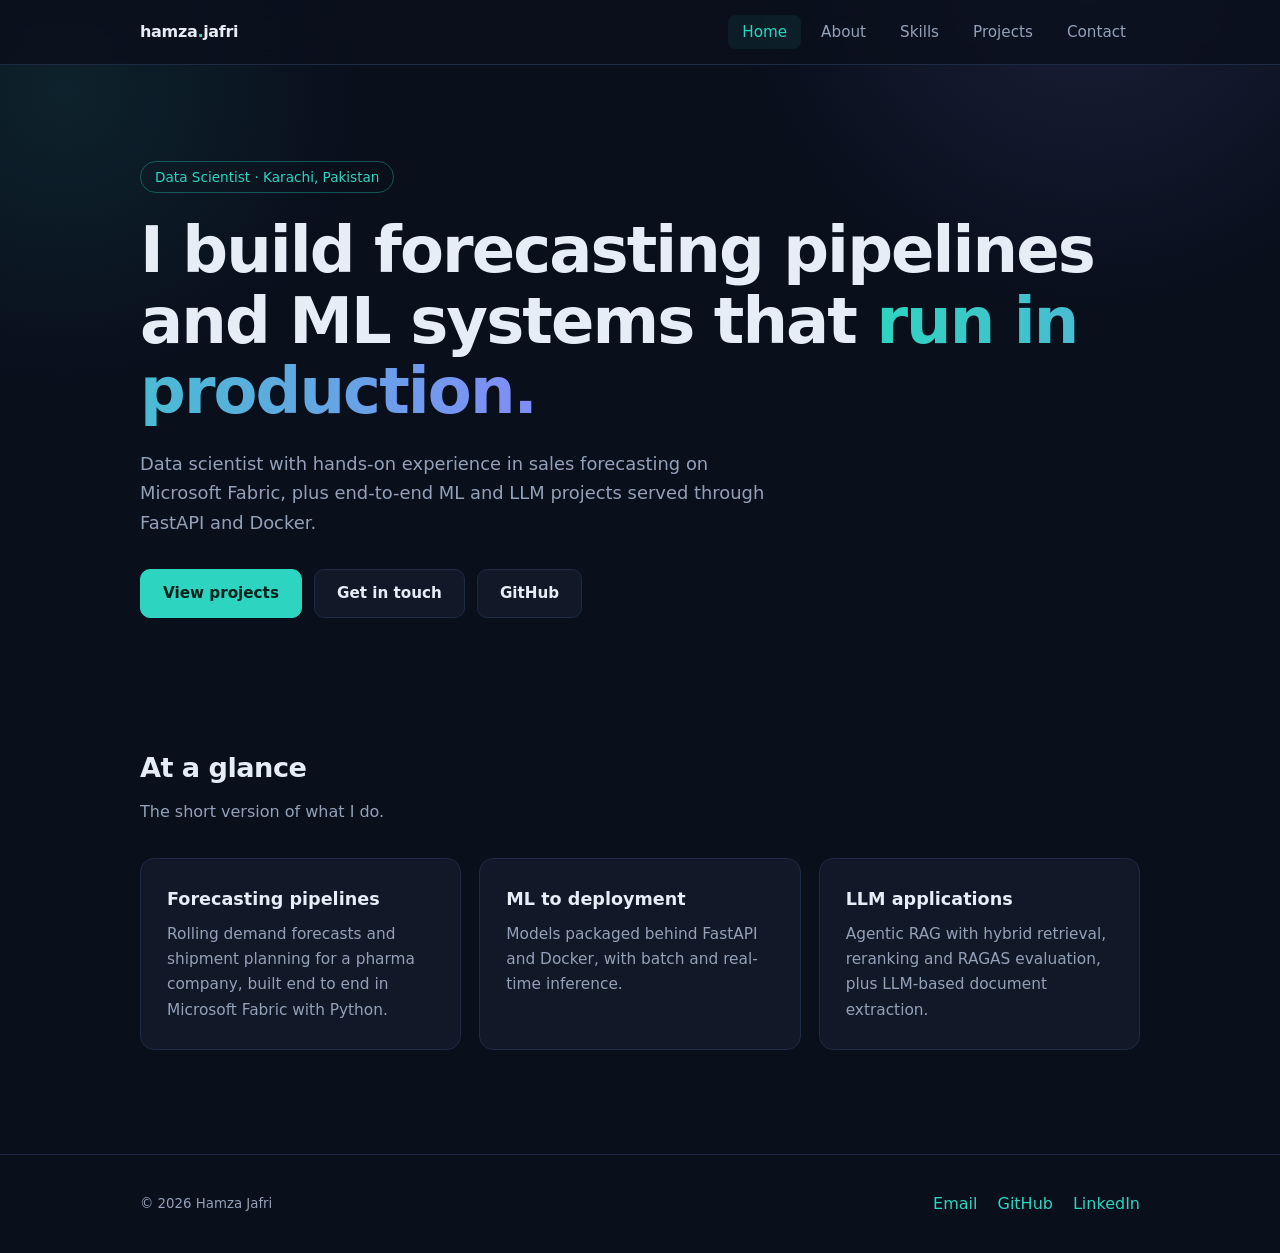
<file: index.html>
<!doctype html>
<html lang="en">
<head>
  <meta charset="utf-8">
  <meta name="viewport" content="width=device-width, initial-scale=1">
  <title>Hamza Jafri | Data Scientist</title>
  <meta name="description" content="Hamza Jafri, data scientist in Karachi building production sales forecasting pipelines, ML systems and LLM applications.">
  <link rel="stylesheet" href="style.css">
</head>
<body>
  <header class="site">
    <div class="wrap nav">
      <a class="brand" href="index.html">hamza<span>.</span>jafri</a>
      <button class="menu-btn" aria-label="Toggle menu">Menu</button>
      <ul>
        <li><a href="index.html">Home</a></li>
        <li><a href="about.html">About</a></li>
        <li><a href="skills.html">Skills</a></li>
        <li><a href="projects.html">Projects</a></li>
        <li><a href="contact.html">Contact</a></li>
      </ul>
    </div>
  </header>

  <main class="wrap">
    <div class="hero">
      <span class="eyebrow">Data Scientist · Karachi, Pakistan</span>
      <h1>I build forecasting pipelines and ML systems that <span class="grad">run in production.</span></h1>
      <p class="lead">Data scientist with hands-on experience in sales forecasting on Microsoft Fabric, plus end-to-end ML and LLM projects served through FastAPI and Docker.</p>
      <div class="cta">
        <a class="btn primary" href="projects.html">View projects</a>
        <a class="btn" href="contact.html">Get in touch</a>
        <a class="btn" href="https://github.com/nugrad" target="_blank" rel="noopener">GitHub</a>
      </div>
    </div>

    <section>
      <h2 class="title">At a glance</h2>
      <p class="sub">The short version of what I do.</p>
      <div class="grid">
        <div class="card">
          <h3>Forecasting pipelines</h3>
          <p>Rolling demand forecasts and shipment planning for a pharma company, built end to end in Microsoft Fabric with Python.</p>
        </div>
        <div class="card">
          <h3>ML to deployment</h3>
          <p>Models packaged behind FastAPI and Docker, with batch and real-time inference.</p>
        </div>
        <div class="card">
          <h3>LLM applications</h3>
          <p>Agentic RAG with hybrid retrieval, reranking and RAGAS evaluation, plus LLM-based document extraction.</p>
        </div>
      </div>
    </section>
  </main>

  <footer class="site">
    <div class="wrap foot">
      <small>&copy; <span data-year>2026</span> Hamza Jafri</small>
      <div class="links">
        <a href="mailto:hamzajafri04@gmail.com">Email</a>
        <a href="https://github.com/nugrad" target="_blank" rel="noopener">GitHub</a>
        <a href="https://www.linkedin.com/in/hamza-jafri-b77385245" target="_blank" rel="noopener">LinkedIn</a>
      </div>
    </div>
  </footer>
  <script src="script.js"></script>
</body>
</html>
</file>
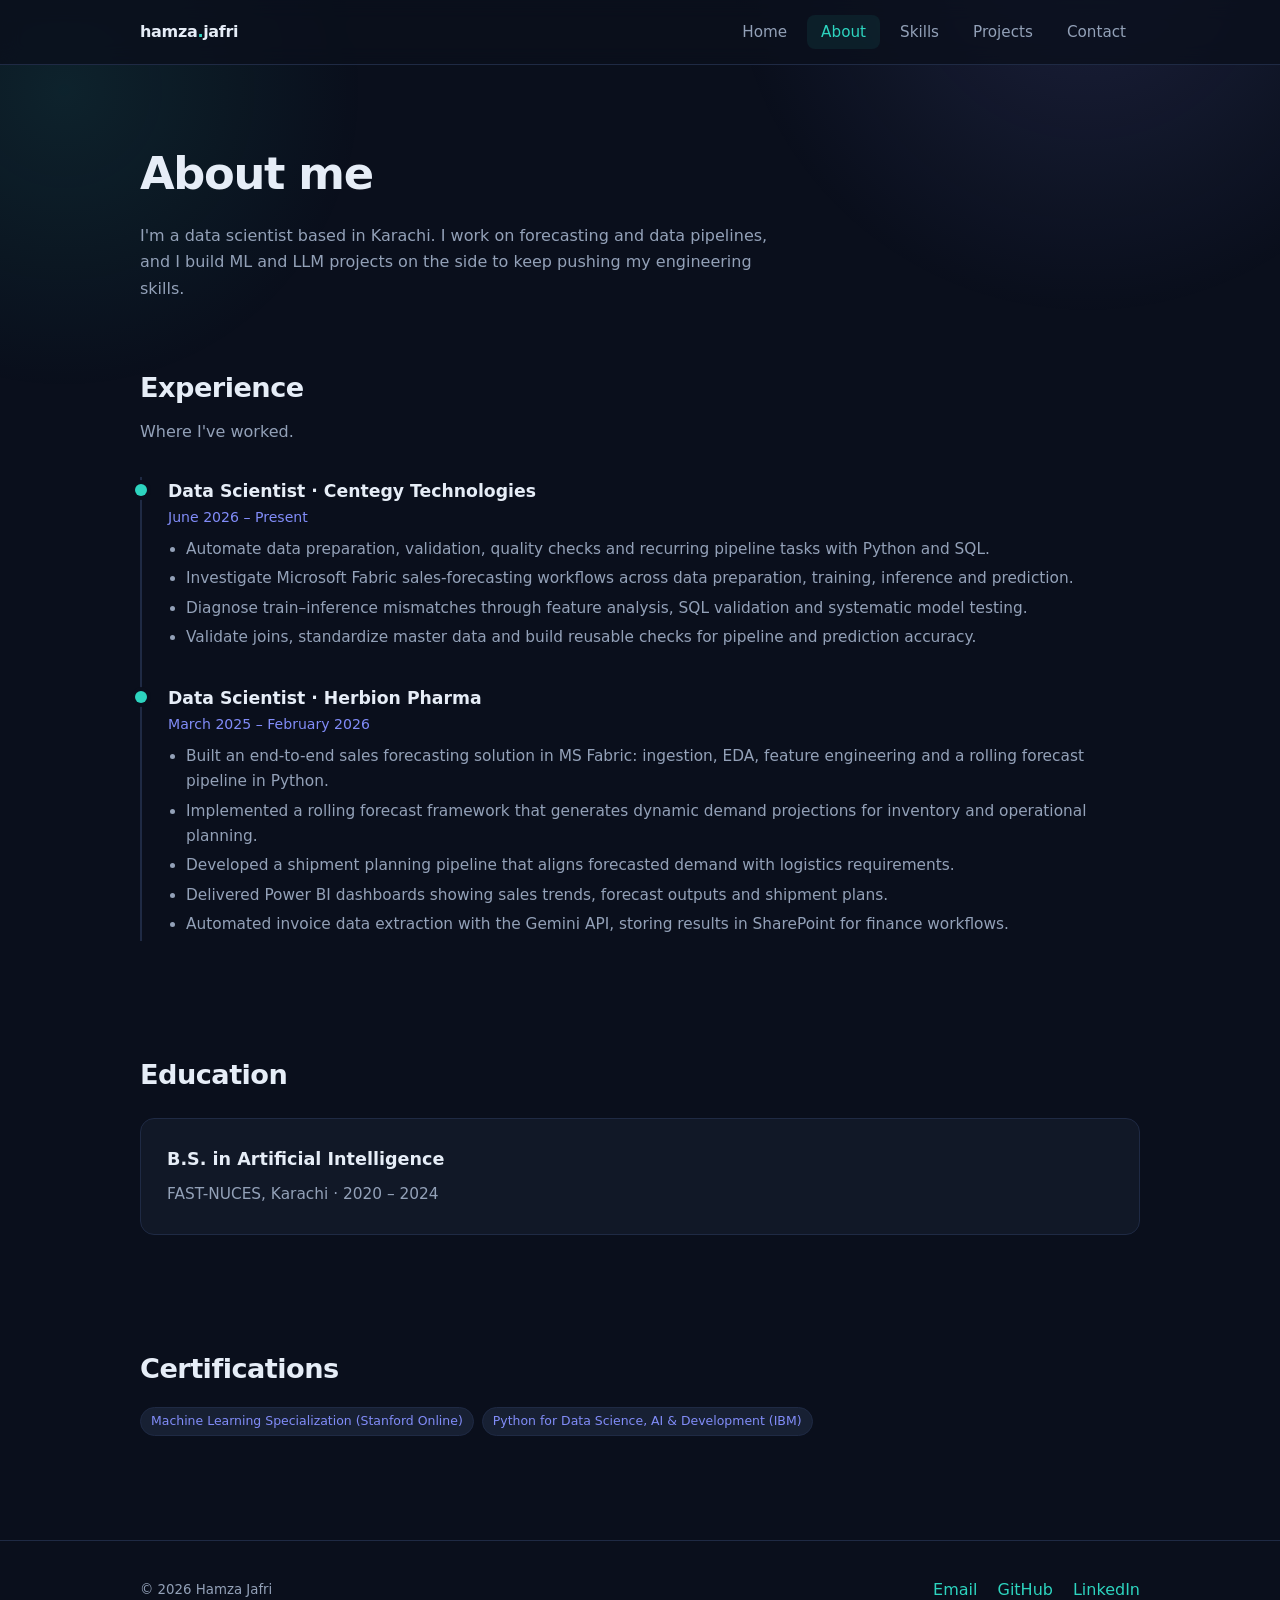
<file: about.html>
<!doctype html>
<html lang="en">
<head>
  <meta charset="utf-8">
  <meta name="viewport" content="width=device-width, initial-scale=1">
  <title>About | Hamza Jafri</title>
  <meta name="description" content="Background, education and work experience of Hamza Jafri, data scientist.">
  <link rel="stylesheet" href="style.css">
</head>
<body>
  <header class="site">
    <div class="wrap nav">
      <a class="brand" href="index.html">hamza<span>.</span>jafri</a>
      <button class="menu-btn" aria-label="Toggle menu">Menu</button>
      <ul>
        <li><a href="index.html">Home</a></li>
        <li><a href="about.html">About</a></li>
        <li><a href="skills.html">Skills</a></li>
        <li><a href="projects.html">Projects</a></li>
        <li><a href="contact.html">Contact</a></li>
      </ul>
    </div>
  </header>

  <main class="wrap">
    <div class="page-head">
      <h1>About me</h1>
      <p>I'm a data scientist based in Karachi. I work on forecasting and data pipelines, and I build ML and LLM projects on the side to keep pushing my engineering skills.</p>
    </div>

    <section>
      <h2 class="title">Experience</h2>
      <p class="sub">Where I've worked.</p>
      <div class="timeline">
        <div class="t-item">
          <h3>Data Scientist · Centegy Technologies</h3>
          <div class="t-meta">June 2026 – Present</div>
          <ul>
            <li>Automate data preparation, validation, quality checks and recurring pipeline tasks with Python and SQL.</li>
            <li>Investigate Microsoft Fabric sales-forecasting workflows across data preparation, training, inference and prediction.</li>
            <li>Diagnose train–inference mismatches through feature analysis, SQL validation and systematic model testing.</li>
            <li>Validate joins, standardize master data and build reusable checks for pipeline and prediction accuracy.</li>
          </ul>
        </div>
        <div class="t-item">
          <h3>Data Scientist · Herbion Pharma</h3>
          <div class="t-meta">March 2025 – February 2026</div>
          <ul>
            <li>Built an end-to-end sales forecasting solution in MS Fabric: ingestion, EDA, feature engineering and a rolling forecast pipeline in Python.</li>
            <li>Implemented a rolling forecast framework that generates dynamic demand projections for inventory and operational planning.</li>
            <li>Developed a shipment planning pipeline that aligns forecasted demand with logistics requirements.</li>
            <li>Delivered Power BI dashboards showing sales trends, forecast outputs and shipment plans.</li>
            <li>Automated invoice data extraction with the Gemini API, storing results in SharePoint for finance workflows.</li>
          </ul>
        </div>
      </div>
    </section>

    <section>
      <h2 class="title">Education</h2>
      <div class="card" style="margin-top:20px">
        <h3>B.S. in Artificial Intelligence</h3>
        <p>FAST-NUCES, Karachi · 2020 – 2024</p>
      </div>
    </section>

    <section>
      <h2 class="title">Certifications</h2>
      <div class="tags">
        <span class="tag">Machine Learning Specialization (Stanford Online)</span>
        <span class="tag">Python for Data Science, AI &amp; Development (IBM)</span>
      </div>
    </section>
  </main>

  <footer class="site">
    <div class="wrap foot">
      <small>&copy; <span data-year>2026</span> Hamza Jafri</small>
      <div class="links">
        <a href="mailto:hamzajafri04@gmail.com">Email</a>
        <a href="https://github.com/nugrad" target="_blank" rel="noopener">GitHub</a>
        <a href="https://www.linkedin.com/in/hamza-jafri-b77385245" target="_blank" rel="noopener">LinkedIn</a>
      </div>
    </div>
  </footer>
  <script src="script.js"></script>
</body>
</html>
</file>
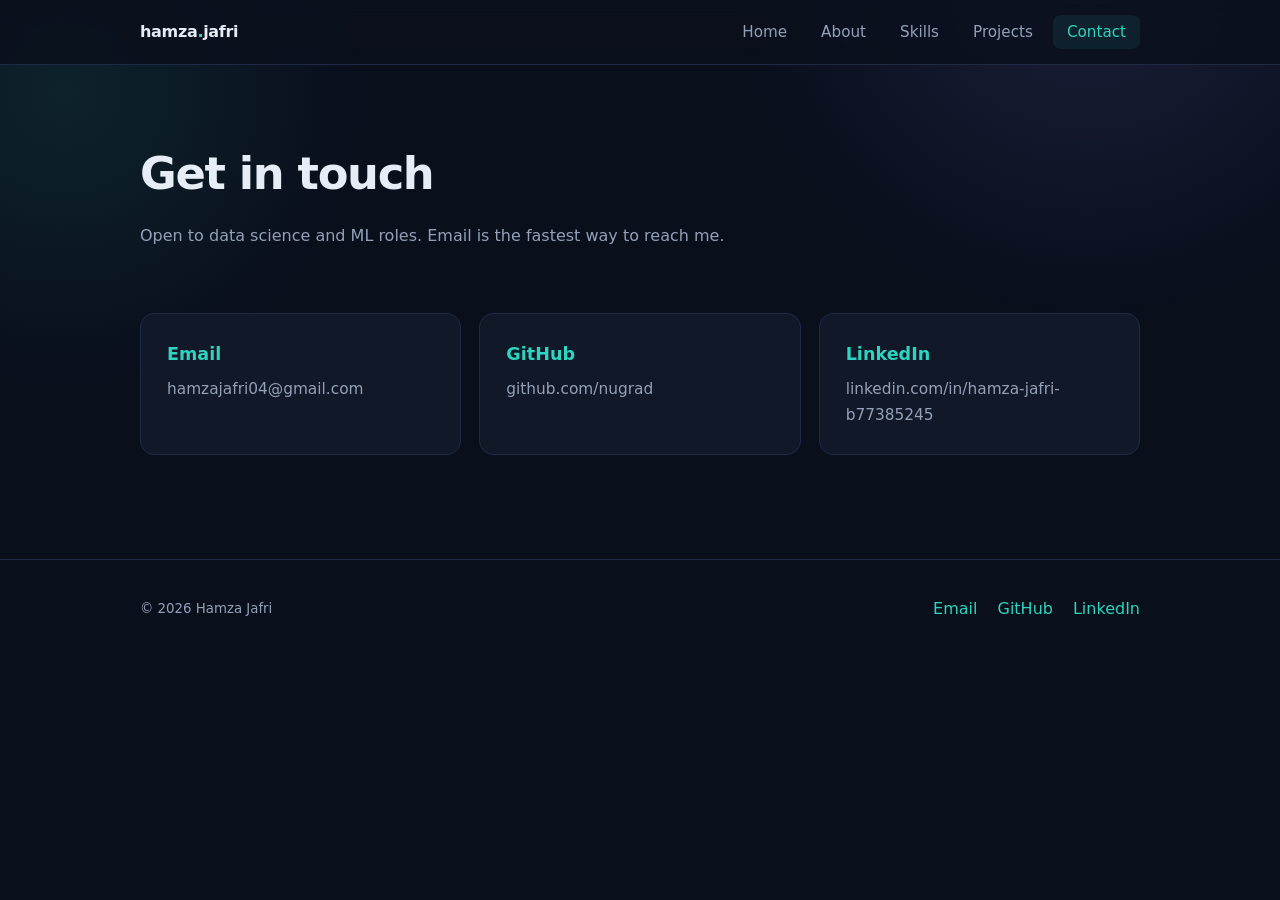
<file: contact.html>
<!doctype html>
<html lang="en">
<head>
  <meta charset="utf-8">
  <meta name="viewport" content="width=device-width, initial-scale=1">
  <title>Contact | Hamza Jafri</title>
  <meta name="description" content="Contact Hamza Jafri by email, GitHub or LinkedIn.">
  <link rel="stylesheet" href="style.css">
</head>
<body>
  <header class="site">
    <div class="wrap nav">
      <a class="brand" href="index.html">hamza<span>.</span>jafri</a>
      <button class="menu-btn" aria-label="Toggle menu">Menu</button>
      <ul>
        <li><a href="index.html">Home</a></li>
        <li><a href="about.html">About</a></li>
        <li><a href="skills.html">Skills</a></li>
        <li><a href="projects.html">Projects</a></li>
        <li><a href="contact.html">Contact</a></li>
      </ul>
    </div>
  </header>

  <main class="wrap">
    <div class="page-head">
      <h1>Get in touch</h1>
      <p>Open to data science and ML roles. Email is the fastest way to reach me.</p>
    </div>

    <section>
      <div class="grid">
        <a class="card" href="mailto:hamzajafri04@gmail.com">
          <h3>Email</h3>
          <p>hamzajafri04@gmail.com</p>
        </a>
        <a class="card" href="https://github.com/nugrad" target="_blank" rel="noopener">
          <h3>GitHub</h3>
          <p>github.com/nugrad</p>
        </a>
        <a class="card" href="https://www.linkedin.com/in/hamza-jafri-b77385245" target="_blank" rel="noopener">
          <h3>LinkedIn</h3>
          <p>linkedin.com/in/hamza-jafri-b77385245</p>
        </a>
      </div>
    </section>
  </main>

  <footer class="site">
    <div class="wrap foot">
      <small>&copy; <span data-year>2026</span> Hamza Jafri</small>
      <div class="links">
        <a href="mailto:hamzajafri04@gmail.com">Email</a>
        <a href="https://github.com/nugrad" target="_blank" rel="noopener">GitHub</a>
        <a href="https://www.linkedin.com/in/hamza-jafri-b77385245" target="_blank" rel="noopener">LinkedIn</a>
      </div>
    </div>
  </footer>
  <script src="script.js"></script>
</body>
</html>
</file>
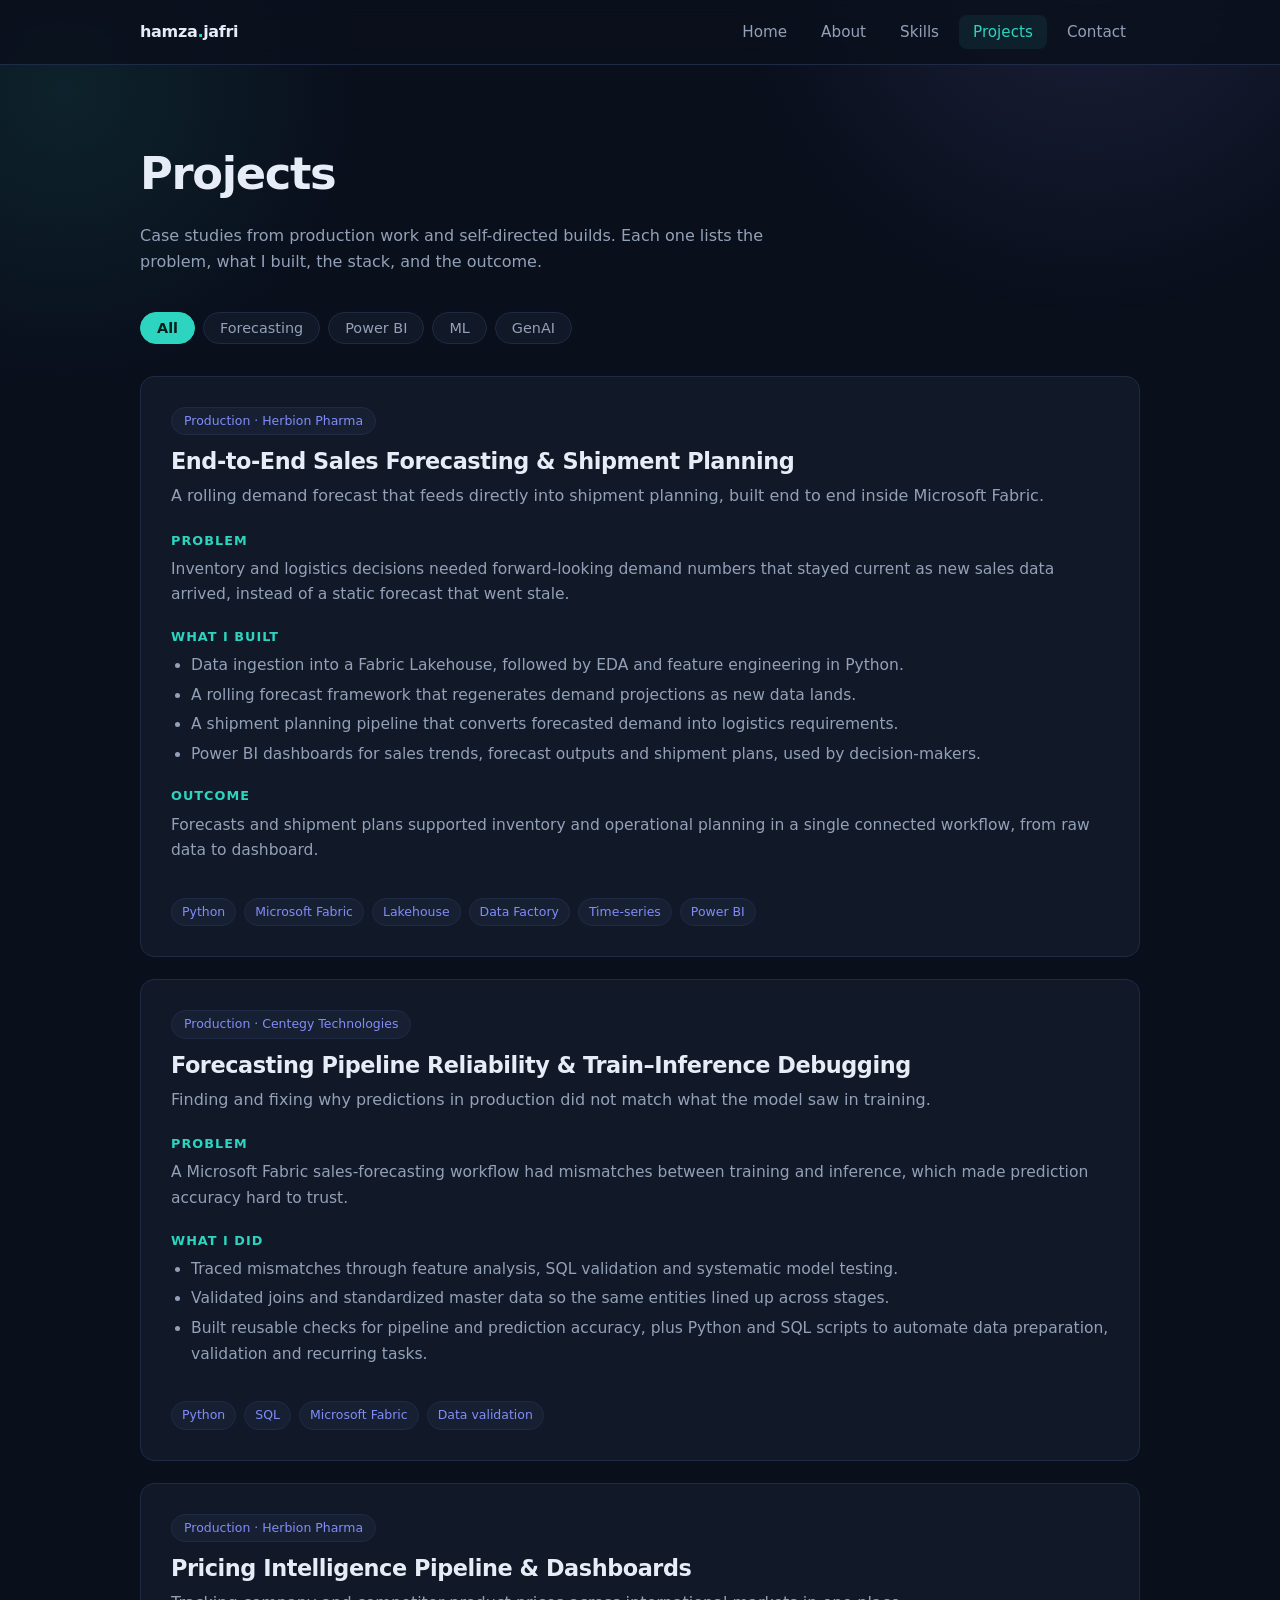
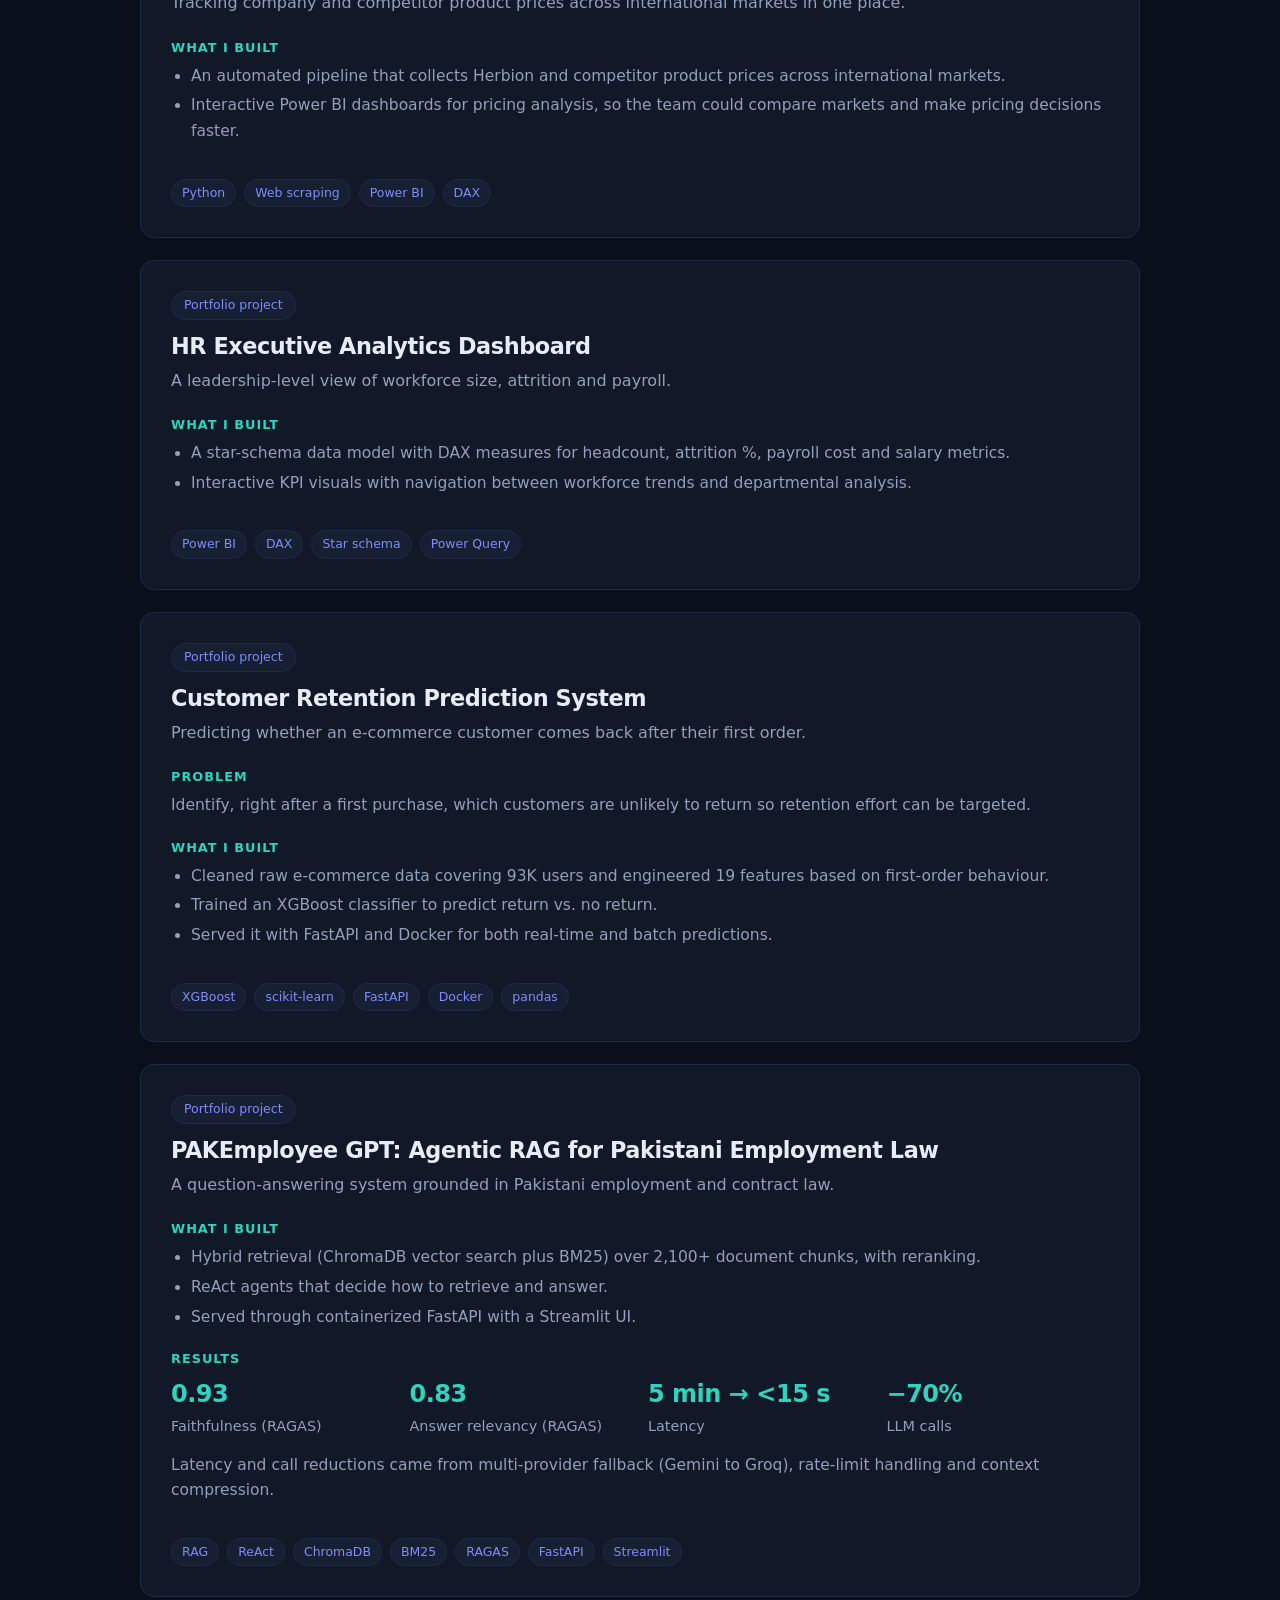
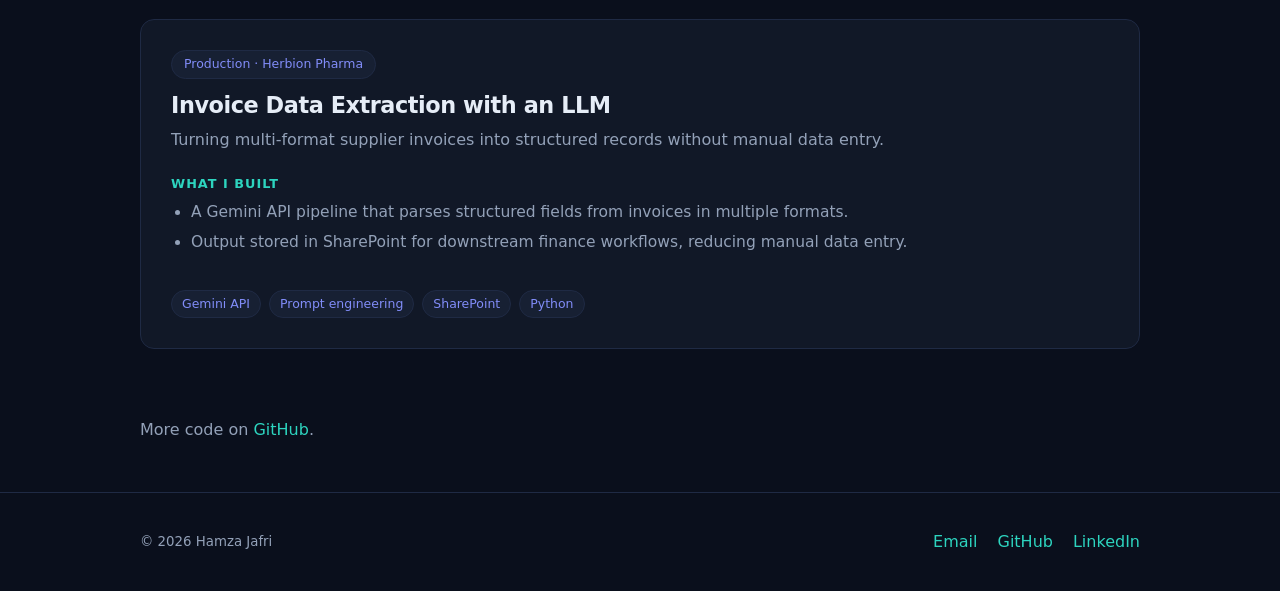
<file: projects.html>
<!doctype html>
<html lang="en">
<head>
  <meta charset="utf-8">
  <meta name="viewport" content="width=device-width, initial-scale=1">
  <title>Projects | Hamza Jafri</title>
  <meta name="description" content="Case studies by Hamza Jafri: sales forecasting on Microsoft Fabric, Power BI dashboards, churn prediction with XGBoost, and an agentic RAG system for Pakistani employment law.">
  <link rel="stylesheet" href="style.css">
</head>
<body>
  <header class="site">
    <div class="wrap nav">
      <a class="brand" href="index.html">hamza<span>.</span>jafri</a>
      <button class="menu-btn" aria-label="Toggle menu">Menu</button>
      <ul>
        <li><a href="index.html">Home</a></li>
        <li><a href="about.html">About</a></li>
        <li><a href="skills.html">Skills</a></li>
        <li><a href="projects.html">Projects</a></li>
        <li><a href="contact.html">Contact</a></li>
      </ul>
    </div>
  </header>

  <main class="wrap">
    <div class="page-head">
      <h1>Projects</h1>
      <p>Case studies from production work and self-directed builds. Each one lists the problem, what I built, the stack, and the outcome.</p>
    </div>

    <div class="filters" role="tablist" aria-label="Filter projects">
      <button class="filter active" data-filter="all">All</button>
      <button class="filter" data-filter="forecasting">Forecasting</button>
      <button class="filter" data-filter="bi">Power BI</button>
      <button class="filter" data-filter="ml">ML</button>
      <button class="filter" data-filter="genai">GenAI</button>
    </div>

    <section class="cases">

      <!-- 1. Forecasting -->
      <article class="case" data-cat="forecasting">
        <div class="case-head">
          <span class="badge">Production · Herbion Pharma</span>
          <h2>End-to-End Sales Forecasting &amp; Shipment Planning</h2>
          <p class="one-liner">A rolling demand forecast that feeds directly into shipment planning, built end to end inside Microsoft Fabric.</p>
        </div>
        <div class="case-body">
          <div class="block">
            <h3>Problem</h3>
            <p>Inventory and logistics decisions needed forward-looking demand numbers that stayed current as new sales data arrived, instead of a static forecast that went stale.</p>
          </div>
          <div class="block">
            <h3>What I built</h3>
            <ul>
              <li>Data ingestion into a Fabric Lakehouse, followed by EDA and feature engineering in Python.</li>
              <li>A rolling forecast framework that regenerates demand projections as new data lands.</li>
              <li>A shipment planning pipeline that converts forecasted demand into logistics requirements.</li>
              <li>Power BI dashboards for sales trends, forecast outputs and shipment plans, used by decision-makers.</li>
            </ul>
          </div>
          <div class="block">
            <h3>Outcome</h3>
            <p>Forecasts and shipment plans supported inventory and operational planning in a single connected workflow, from raw data to dashboard.</p>
          </div>
          <div class="tags"><span class="tag">Python</span><span class="tag">Microsoft Fabric</span><span class="tag">Lakehouse</span><span class="tag">Data Factory</span><span class="tag">Time-series</span><span class="tag">Power BI</span></div>
          <!-- Add a link row here when you have something public:
          <div class="links-row"><a class="btn" href="URL" target="_blank" rel="noopener">Write-up</a></div> -->
        </div>
      </article>

      <!-- 2. Pipeline reliability -->
      <article class="case" data-cat="forecasting">
        <div class="case-head">
          <span class="badge">Production · Centegy Technologies</span>
          <h2>Forecasting Pipeline Reliability &amp; Train–Inference Debugging</h2>
          <p class="one-liner">Finding and fixing why predictions in production did not match what the model saw in training.</p>
        </div>
        <div class="case-body">
          <div class="block">
            <h3>Problem</h3>
            <p>A Microsoft Fabric sales-forecasting workflow had mismatches between training and inference, which made prediction accuracy hard to trust.</p>
          </div>
          <div class="block">
            <h3>What I did</h3>
            <ul>
              <li>Traced mismatches through feature analysis, SQL validation and systematic model testing.</li>
              <li>Validated joins and standardized master data so the same entities lined up across stages.</li>
              <li>Built reusable checks for pipeline and prediction accuracy, plus Python and SQL scripts to automate data preparation, validation and recurring tasks.</li>
            </ul>
          </div>
          <div class="tags"><span class="tag">Python</span><span class="tag">SQL</span><span class="tag">Microsoft Fabric</span><span class="tag">Data validation</span></div>
        </div>
      </article>

      <!-- 3. Power BI: pricing -->
      <article class="case" data-cat="bi">
        <div class="case-head">
          <span class="badge">Production · Herbion Pharma</span>
          <h2>Pricing Intelligence Pipeline &amp; Dashboards</h2>
          <p class="one-liner">Tracking company and competitor product prices across international markets in one place.</p>
        </div>
        <div class="case-body">
          <div class="block">
            <h3>What I built</h3>
            <ul>
              <li>An automated pipeline that collects Herbion and competitor product prices across international markets.</li>
              <li>Interactive Power BI dashboards for pricing analysis, so the team could compare markets and make pricing decisions faster.</li>
            </ul>
          </div>
          <div class="tags"><span class="tag">Python</span><span class="tag">Web scraping</span><span class="tag">Power BI</span><span class="tag">DAX</span></div>
        </div>
      </article>

      <!-- 4. Power BI: HR -->
      <article class="case" data-cat="bi">
        <div class="case-head">
          <span class="badge">Portfolio project</span>
          <h2>HR Executive Analytics Dashboard</h2>
          <p class="one-liner">A leadership-level view of workforce size, attrition and payroll.</p>
        </div>
        <div class="case-body">
          <div class="block">
            <h3>What I built</h3>
            <ul>
              <li>A star-schema data model with DAX measures for headcount, attrition %, payroll cost and salary metrics.</li>
              <li>Interactive KPI visuals with navigation between workforce trends and departmental analysis.</li>
            </ul>
          </div>
          <div class="tags"><span class="tag">Power BI</span><span class="tag">DAX</span><span class="tag">Star schema</span><span class="tag">Power Query</span></div>
          <!-- Add screenshots: put images in an images/ folder, then uncomment:
          <div class="shots"><img src="images/hr-dashboard.png" alt="HR dashboard overview"></div> -->
        </div>
      </article>

      <!-- 5. Churn -->
      <article class="case" data-cat="ml">
        <div class="case-head">
          <span class="badge">Portfolio project</span>
          <h2>Customer Retention Prediction System</h2>
          <p class="one-liner">Predicting whether an e-commerce customer comes back after their first order.</p>
        </div>
        <div class="case-body">
          <div class="block">
            <h3>Problem</h3>
            <p>Identify, right after a first purchase, which customers are unlikely to return so retention effort can be targeted.</p>
          </div>
          <div class="block">
            <h3>What I built</h3>
            <ul>
              <li>Cleaned raw e-commerce data covering 93K users and engineered 19 features based on first-order behaviour.</li>
              <li>Trained an XGBoost classifier to predict return vs. no return.</li>
              <li>Served it with FastAPI and Docker for both real-time and batch predictions.</li>
            </ul>
          </div>
          <div class="tags"><span class="tag">XGBoost</span><span class="tag">scikit-learn</span><span class="tag">FastAPI</span><span class="tag">Docker</span><span class="tag">pandas</span></div>
        </div>
      </article>

      <!-- 6. RAG -->
      <article class="case" data-cat="genai">
        <div class="case-head">
          <span class="badge">Portfolio project</span>
          <h2>PAKEmployee GPT: Agentic RAG for Pakistani Employment Law</h2>
          <p class="one-liner">A question-answering system grounded in Pakistani employment and contract law.</p>
        </div>
        <div class="case-body">
          <div class="block">
            <h3>What I built</h3>
            <ul>
              <li>Hybrid retrieval (ChromaDB vector search plus BM25) over 2,100+ document chunks, with reranking.</li>
              <li>ReAct agents that decide how to retrieve and answer.</li>
              <li>Served through containerized FastAPI with a Streamlit UI.</li>
            </ul>
          </div>
          <div class="block">
            <h3>Results</h3>
            <div class="stats">
              <div><div class="stat">0.93</div><div class="stat-label">Faithfulness (RAGAS)</div></div>
              <div><div class="stat">0.83</div><div class="stat-label">Answer relevancy (RAGAS)</div></div>
              <div><div class="stat">5 min → &lt;15 s</div><div class="stat-label">Latency</div></div>
              <div><div class="stat">−70%</div><div class="stat-label">LLM calls</div></div>
            </div>
            <p style="margin-top:14px">Latency and call reductions came from multi-provider fallback (Gemini to Groq), rate-limit handling and context compression.</p>
          </div>
          <div class="tags"><span class="tag">RAG</span><span class="tag">ReAct</span><span class="tag">ChromaDB</span><span class="tag">BM25</span><span class="tag">RAGAS</span><span class="tag">FastAPI</span><span class="tag">Streamlit</span></div>
        </div>
      </article>

      <!-- 7. Invoice -->
      <article class="case" data-cat="genai">
        <div class="case-head">
          <span class="badge">Production · Herbion Pharma</span>
          <h2>Invoice Data Extraction with an LLM</h2>
          <p class="one-liner">Turning multi-format supplier invoices into structured records without manual data entry.</p>
        </div>
        <div class="case-body">
          <div class="block">
            <h3>What I built</h3>
            <ul>
              <li>A Gemini API pipeline that parses structured fields from invoices in multiple formats.</li>
              <li>Output stored in SharePoint for downstream finance workflows, reducing manual data entry.</li>
            </ul>
          </div>
          <div class="tags"><span class="tag">Gemini API</span><span class="tag">Prompt engineering</span><span class="tag">SharePoint</span><span class="tag">Python</span></div>
        </div>
      </article>

    </section>

    <p class="sub" style="margin-top:12px">More code on <a href="https://github.com/nugrad" target="_blank" rel="noopener">GitHub</a>.</p>
  </main>

  <footer class="site">
    <div class="wrap foot">
      <small>&copy; <span data-year>2026</span> Hamza Jafri</small>
      <div class="links">
        <a href="mailto:hamzajafri04@gmail.com">Email</a>
        <a href="https://github.com/nugrad" target="_blank" rel="noopener">GitHub</a>
        <a href="https://www.linkedin.com/in/hamza-jafri-b77385245" target="_blank" rel="noopener">LinkedIn</a>
      </div>
    </div>
  </footer>
  <script src="script.js"></script>
</body>
</html>
</file>
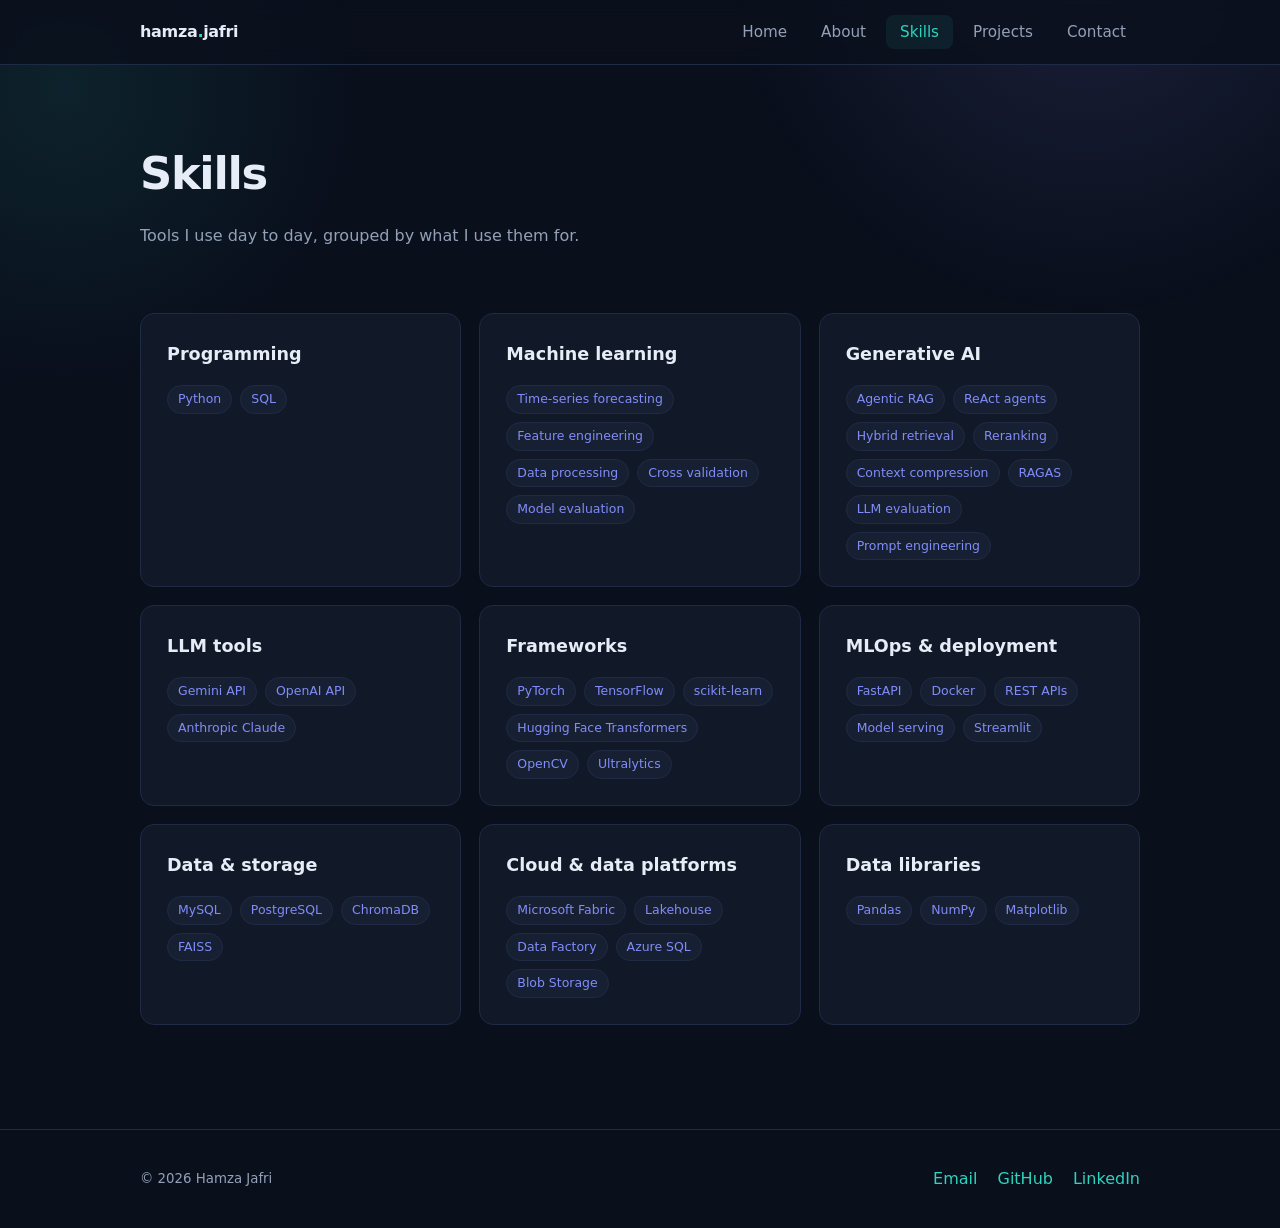
<file: skills.html>
<!doctype html>
<html lang="en">
<head>
  <meta charset="utf-8">
  <meta name="viewport" content="width=device-width, initial-scale=1">
  <title>Skills | Hamza Jafri</title>
  <meta name="description" content="Technical skills of Hamza Jafri: Python, SQL, time-series forecasting, MLOps, generative AI and Microsoft Fabric.">
  <link rel="stylesheet" href="style.css">
</head>
<body>
  <header class="site">
    <div class="wrap nav">
      <a class="brand" href="index.html">hamza<span>.</span>jafri</a>
      <button class="menu-btn" aria-label="Toggle menu">Menu</button>
      <ul>
        <li><a href="index.html">Home</a></li>
        <li><a href="about.html">About</a></li>
        <li><a href="skills.html">Skills</a></li>
        <li><a href="projects.html">Projects</a></li>
        <li><a href="contact.html">Contact</a></li>
      </ul>
    </div>
  </header>

  <main class="wrap">
    <div class="page-head">
      <h1>Skills</h1>
      <p>Tools I use day to day, grouped by what I use them for.</p>
    </div>

    <section>
      <div class="grid">
        <div class="card">
          <h3>Programming</h3>
          <div class="tags"><span class="tag">Python</span><span class="tag">SQL</span></div>
        </div>
        <div class="card">
          <h3>Machine learning</h3>
          <div class="tags">
            <span class="tag">Time-series forecasting</span><span class="tag">Feature engineering</span>
            <span class="tag">Data processing</span><span class="tag">Cross validation</span>
            <span class="tag">Model evaluation</span>
          </div>
        </div>
        <div class="card">
          <h3>Generative AI</h3>
          <div class="tags">
            <span class="tag">Agentic RAG</span><span class="tag">ReAct agents</span>
            <span class="tag">Hybrid retrieval</span><span class="tag">Reranking</span>
            <span class="tag">Context compression</span><span class="tag">RAGAS</span>
            <span class="tag">LLM evaluation</span><span class="tag">Prompt engineering</span>
          </div>
        </div>
        <div class="card">
          <h3>LLM tools</h3>
          <div class="tags"><span class="tag">Gemini API</span><span class="tag">OpenAI API</span><span class="tag">Anthropic Claude</span></div>
        </div>
        <div class="card">
          <h3>Frameworks</h3>
          <div class="tags">
            <span class="tag">PyTorch</span><span class="tag">TensorFlow</span><span class="tag">scikit-learn</span>
            <span class="tag">Hugging Face Transformers</span><span class="tag">OpenCV</span><span class="tag">Ultralytics</span>
          </div>
        </div>
        <div class="card">
          <h3>MLOps &amp; deployment</h3>
          <div class="tags">
            <span class="tag">FastAPI</span><span class="tag">Docker</span><span class="tag">REST APIs</span>
            <span class="tag">Model serving</span><span class="tag">Streamlit</span>
          </div>
        </div>
        <div class="card">
          <h3>Data &amp; storage</h3>
          <div class="tags">
            <span class="tag">MySQL</span><span class="tag">PostgreSQL</span>
            <span class="tag">ChromaDB</span><span class="tag">FAISS</span>
          </div>
        </div>
        <div class="card">
          <h3>Cloud &amp; data platforms</h3>
          <div class="tags">
            <span class="tag">Microsoft Fabric</span><span class="tag">Lakehouse</span>
            <span class="tag">Data Factory</span><span class="tag">Azure SQL</span><span class="tag">Blob Storage</span>
          </div>
        </div>
        <div class="card">
          <h3>Data libraries</h3>
          <div class="tags"><span class="tag">Pandas</span><span class="tag">NumPy</span><span class="tag">Matplotlib</span></div>
        </div>
      </div>
    </section>
  </main>

  <footer class="site">
    <div class="wrap foot">
      <small>&copy; <span data-year>2026</span> Hamza Jafri</small>
      <div class="links">
        <a href="mailto:hamzajafri04@gmail.com">Email</a>
        <a href="https://github.com/nugrad" target="_blank" rel="noopener">GitHub</a>
        <a href="https://www.linkedin.com/in/hamza-jafri-b77385245" target="_blank" rel="noopener">LinkedIn</a>
      </div>
    </div>
  </footer>
  <script src="script.js"></script>
</body>
</html>
</file>
<file: style.css>
:root {
  --bg: #0a0f1c;
  --surface: #111827;
  --surface-2: #172033;
  --border: #1f2a44;
  --text: #e6edf7;
  --muted: #93a1b8;
  --accent: #2dd4bf;
  --accent-2: #818cf8;
  --radius: 14px;
  --max: 1040px;
}

* { box-sizing: border-box; margin: 0; padding: 0; }
html { scroll-behavior: smooth; }
body {
  font-family: "Inter", system-ui, -apple-system, "Segoe UI", Roboto, sans-serif;
  background: var(--bg);
  color: var(--text);
  line-height: 1.65;
  -webkit-font-smoothing: antialiased;
}
body::before {
  content: "";
  position: fixed; inset: 0; z-index: -1;
  background:
    radial-gradient(600px circle at 85% -5%, rgba(129,140,248,.14), transparent 60%),
    radial-gradient(500px circle at 5% 10%, rgba(45,212,191,.10), transparent 60%);
}
a { color: var(--accent); text-decoration: none; }
a:hover { text-decoration: underline; }
.wrap { max-width: var(--max); margin: 0 auto; padding: 0 20px; }

/* Nav */
header.site {
  position: sticky; top: 0; z-index: 10;
  backdrop-filter: blur(10px);
  background: rgba(10,15,28,.8);
  border-bottom: 1px solid var(--border);
}
.nav { display: flex; align-items: center; justify-content: space-between; height: 64px; }
.brand { font-weight: 700; letter-spacing: -.02em; color: var(--text); }
.brand span { color: var(--accent); }
.nav ul { display: flex; gap: 6px; list-style: none; }
.nav ul a {
  color: var(--muted); padding: 8px 14px; border-radius: 8px; font-size: .95rem;
}
.nav ul a:hover { color: var(--text); background: var(--surface); text-decoration: none; }
.nav ul a.active { color: var(--accent); background: rgba(45,212,191,.08); }
.menu-btn {
  display: none; background: none; border: 1px solid var(--border); color: var(--text);
  border-radius: 8px; padding: 6px 12px; font-size: 1rem; cursor: pointer;
}

/* Hero */
.hero { padding: 96px 0 72px; }
.eyebrow {
  display: inline-block; font-size: .85rem; color: var(--accent);
  border: 1px solid rgba(45,212,191,.35); border-radius: 999px;
  padding: 4px 14px; margin-bottom: 22px;
}
.hero h1 { font-size: clamp(2.3rem, 6vw, 4rem); line-height: 1.1; letter-spacing: -.03em; }
.hero h1 .grad {
  background: linear-gradient(90deg, var(--accent), var(--accent-2));
  -webkit-background-clip: text; background-clip: text; color: transparent;
}
.hero p.lead { margin-top: 22px; max-width: 640px; color: var(--muted); font-size: 1.12rem; }
.cta { display: flex; flex-wrap: wrap; gap: 12px; margin-top: 32px; }
.btn {
  display: inline-block; padding: 11px 22px; border-radius: 10px; font-weight: 600;
  font-size: .95rem; border: 1px solid var(--border); color: var(--text); background: var(--surface);
}
.btn:hover { text-decoration: none; border-color: var(--accent); }
.btn.primary { background: var(--accent); color: #04211d; border-color: var(--accent); }
.btn.primary:hover { filter: brightness(1.08); }

/* Sections */
section { padding: 56px 0; }
h2.title { font-size: 1.7rem; letter-spacing: -.02em; margin-bottom: 8px; }
.sub { color: var(--muted); margin-bottom: 32px; max-width: 640px; }
.page-head { padding: 72px 0 8px; }
.page-head h1 { font-size: clamp(2rem, 5vw, 2.8rem); letter-spacing: -.03em; }
.page-head p { color: var(--muted); margin-top: 12px; max-width: 640px; }

/* Cards */
.grid { display: grid; gap: 18px; grid-template-columns: repeat(auto-fit, minmax(290px, 1fr)); }
.card {
  background: var(--surface); border: 1px solid var(--border); border-radius: var(--radius);
  padding: 26px; transition: transform .15s ease, border-color .15s ease;
}
.card:hover { transform: translateY(-3px); border-color: rgba(45,212,191,.5); }
.card h3 { font-size: 1.1rem; margin-bottom: 8px; }
.card p, .card li { color: var(--muted); font-size: .96rem; }
.card ul { padding-left: 18px; margin-top: 8px; }
.tags { display: flex; flex-wrap: wrap; gap: 8px; margin-top: 16px; }
.tag {
  font-size: .78rem; padding: 3px 10px; border-radius: 999px;
  background: var(--surface-2); color: var(--accent-2); border: 1px solid var(--border);
}
.stat { font-size: 2rem; font-weight: 700; color: var(--accent); letter-spacing: -.02em; }
.stat-label { color: var(--muted); font-size: .9rem; }

/* Timeline */
.timeline { border-left: 2px solid var(--border); padding-left: 26px; display: grid; gap: 30px; }
.t-item { position: relative; }
.t-item::before {
  content: ""; position: absolute; left: -33px; top: 7px; width: 12px; height: 12px;
  border-radius: 50%; background: var(--accent); box-shadow: 0 0 0 4px var(--bg);
}
.t-item h3 { font-size: 1.08rem; }
.t-meta { color: var(--accent-2); font-size: .88rem; margin-bottom: 8px; }
.t-item ul { padding-left: 18px; color: var(--muted); font-size: .96rem; }
.t-item li { margin-bottom: 4px; }

/* Footer */
footer.site { border-top: 1px solid var(--border); margin-top: 48px; padding: 36px 0; }
.foot { display: flex; flex-wrap: wrap; gap: 16px; justify-content: space-between; align-items: center; }
.foot .links { display: flex; gap: 20px; flex-wrap: wrap; }
.foot small { color: var(--muted); }

@media (max-width: 720px) {
  .menu-btn { display: block; }
  .nav ul {
    display: none; position: absolute; top: 64px; left: 0; right: 0;
    flex-direction: column; background: var(--bg); border-bottom: 1px solid var(--border);
    padding: 10px 20px 16px;
  }
  .nav ul.open { display: flex; }
  .hero { padding: 64px 0 48px; }
}

/* Projects: filters + case studies */
.filters { display: flex; flex-wrap: wrap; gap: 8px; margin: 28px 0 8px; }
.filter {
  background: var(--surface); color: var(--muted); border: 1px solid var(--border);
  border-radius: 999px; padding: 7px 16px; font-size: .9rem; cursor: pointer; font-family: inherit;
}
.filter:hover { color: var(--text); border-color: var(--accent); }
.filter.active { color: #04211d; background: var(--accent); border-color: var(--accent); font-weight: 600; }
.cases { display: grid; gap: 22px; padding-top: 24px; }
.case {
  background: var(--surface); border: 1px solid var(--border); border-radius: var(--radius);
  padding: 30px; transition: border-color .15s ease;
}
.case:hover { border-color: rgba(45,212,191,.5); }
.case.hidden { display: none; }
.badge {
  display: inline-block; font-size: .78rem; color: var(--accent-2);
  border: 1px solid var(--border); background: var(--surface-2);
  border-radius: 999px; padding: 3px 12px; margin-bottom: 12px;
}
.case h2 { font-size: 1.4rem; letter-spacing: -.02em; line-height: 1.25; }
.one-liner { color: var(--muted); margin-top: 8px; }
.case-body { margin-top: 20px; display: grid; gap: 18px; }
.block h3 {
  font-size: .8rem; text-transform: uppercase; letter-spacing: .08em;
  color: var(--accent); margin-bottom: 6px;
}
.block p, .block li { color: var(--muted); font-size: .97rem; }
.block ul { padding-left: 20px; display: grid; gap: 4px; }
.stats { display: grid; gap: 16px; grid-template-columns: repeat(auto-fit, minmax(150px, 1fr)); }
.stats .stat { font-size: 1.5rem; }
.shots img { max-width: 100%; border-radius: 10px; border: 1px solid var(--border); }
.links-row { display: flex; gap: 10px; flex-wrap: wrap; }
@media (max-width: 720px) { .case { padding: 22px; } }
</file>
